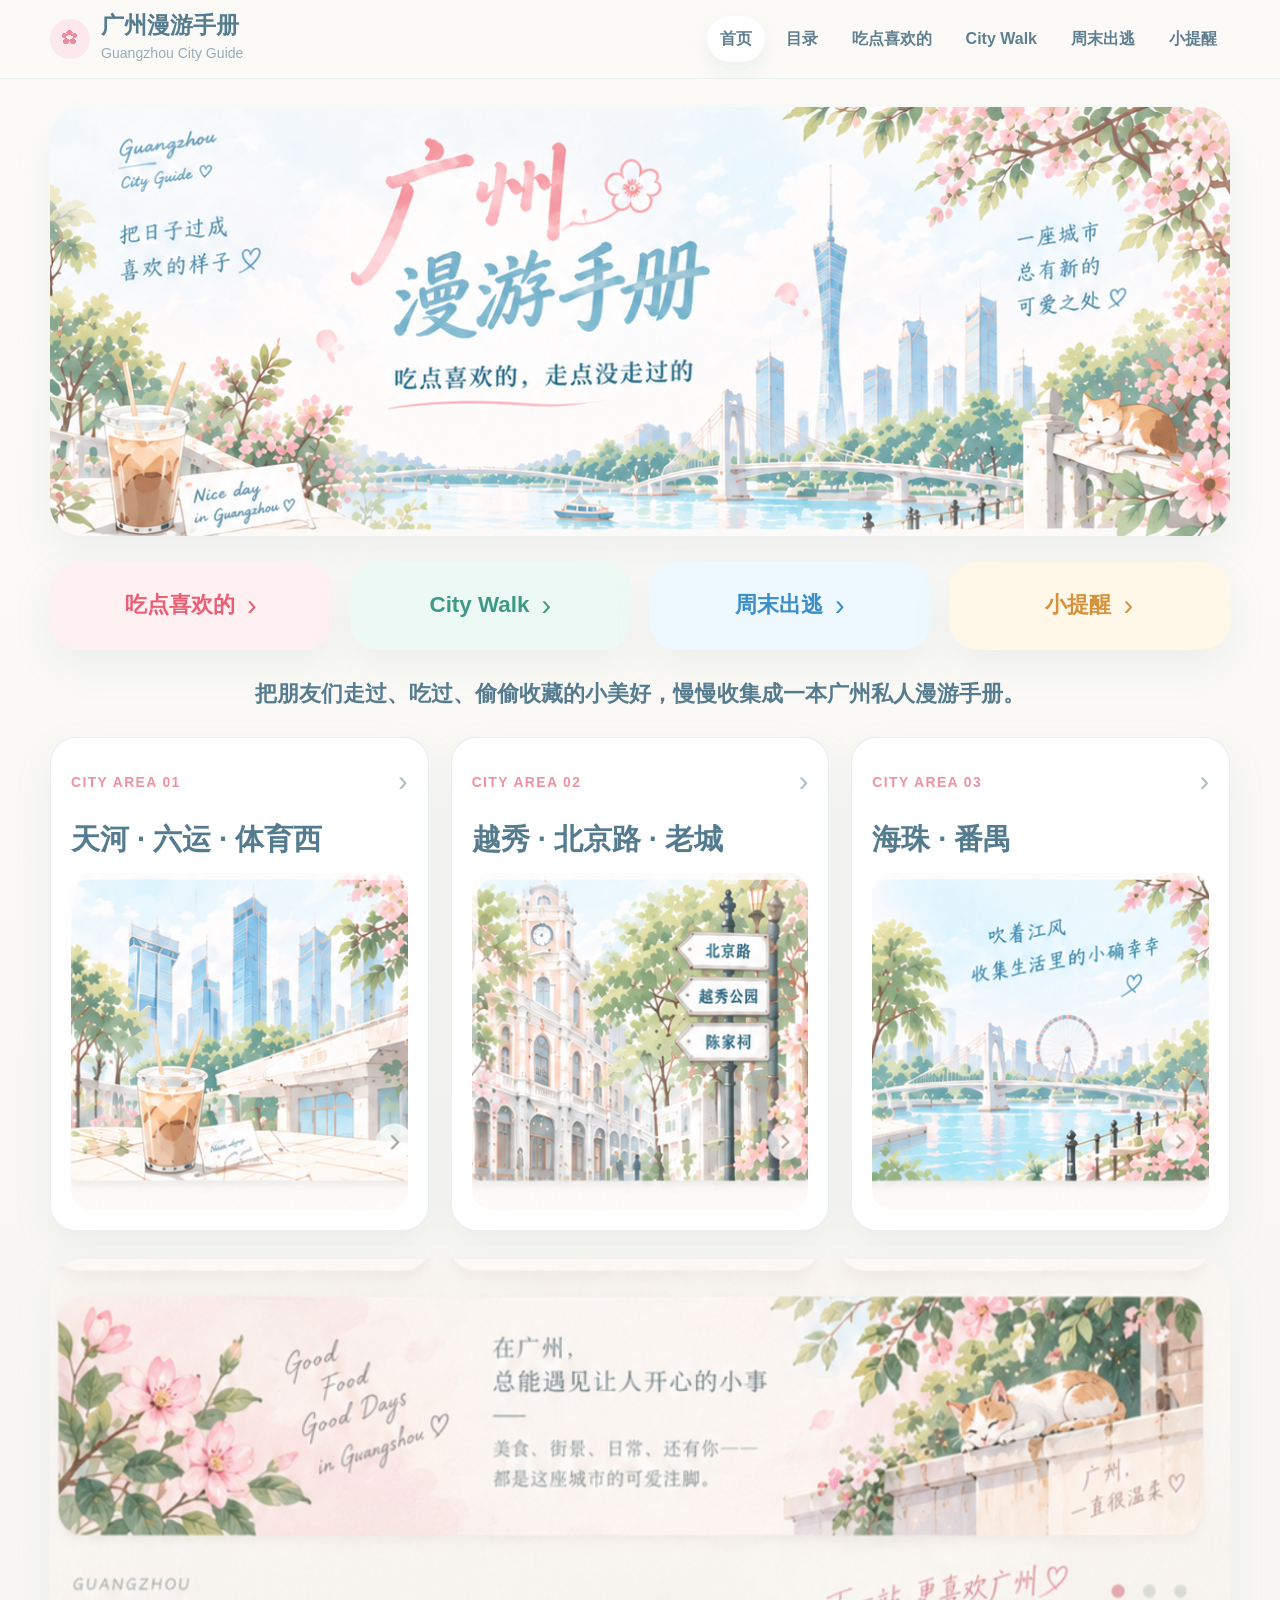
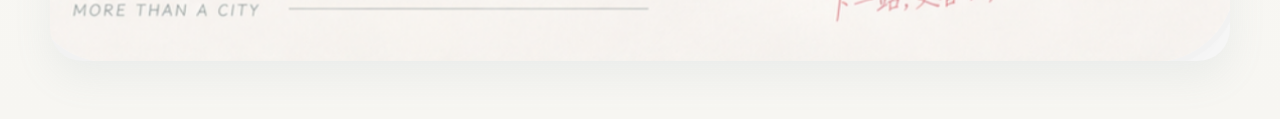
<file: index.html>
<!doctype html><html lang="zh-CN"><head>
<meta charset="UTF-8"><meta name="viewport" content="width=device-width,initial-scale=1.0">
<title>首页 · 广州漫游手册</title><link rel="stylesheet" href="assets/css/style.css"></head>
<body><header class="site-header"><div class="header-inner container">
      <a class="brand" href="index.html"><span class="brand-mark">✿</span><span><strong>广州漫游手册</strong><small>Guangzhou City Guide</small></span></a>
      <button class="nav-toggle" aria-label="切换菜单" aria-expanded="false">☰</button>
      <nav class="nav-menu"><a href="index.html" class="nav-link active">首页</a><a href="overview.html" class="nav-link">目录</a><a href="food.html" class="nav-link">吃点喜欢的</a><a href="citywalk.html" class="nav-link">City Walk</a><a href="weekend.html" class="nav-link">周末出逃</a><a href="tips.html" class="nav-link">小提醒</a></nav>
    </div></header><main class="page-main"><section class="container home-wrap"><img class="hero-image" src="assets/images/hero/home-hero.png" alt="广州漫游手册"><div class="quick-links"><a class="quick-link quick-food" href="food.html">吃点喜欢的<span>›</span></a><a class="quick-link quick-walk" href="citywalk.html">City Walk<span>›</span></a><a class="quick-link quick-weekend" href="weekend.html">周末出逃<span>›</span></a><a class="quick-link quick-tips" href="tips.html">小提醒<span>›</span></a></div><p class="intro-line">把朋友们走过、吃过、偷偷收藏的小美好，慢慢收集成一本广州私人漫游手册。</p><section class="area-grid"><a class="area-card" href="food.html#tianhe"><div class="area-card-top"><span class="eyebrow">CITY AREA 01</span><span class="arrow">›</span></div><h3>天河 · 六运 · 体育西</h3><img src="assets/images/areas/tianhe-card.png" alt="天河 · 六运 · 体育西"></a><a class="area-card" href="food.html#yuexiu"><div class="area-card-top"><span class="eyebrow">CITY AREA 02</span><span class="arrow">›</span></div><h3>越秀 · 北京路 · 老城</h3><img src="assets/images/areas/yuexiu-card.png" alt="越秀 · 北京路 · 老城"></a><a class="area-card" href="food.html#haizhu"><div class="area-card-top"><span class="eyebrow">CITY AREA 03</span><span class="arrow">›</span></div><h3>海珠 · 番禺</h3><img src="assets/images/areas/haizhu-card.png" alt="海珠 · 番禺"></a></section><img class="footer-banner" src="assets/images/hero/footer-banner.png" alt="广州漫游手册底部插图"></section></main><script src="assets/js/site.js"></script></body></html>
</file>
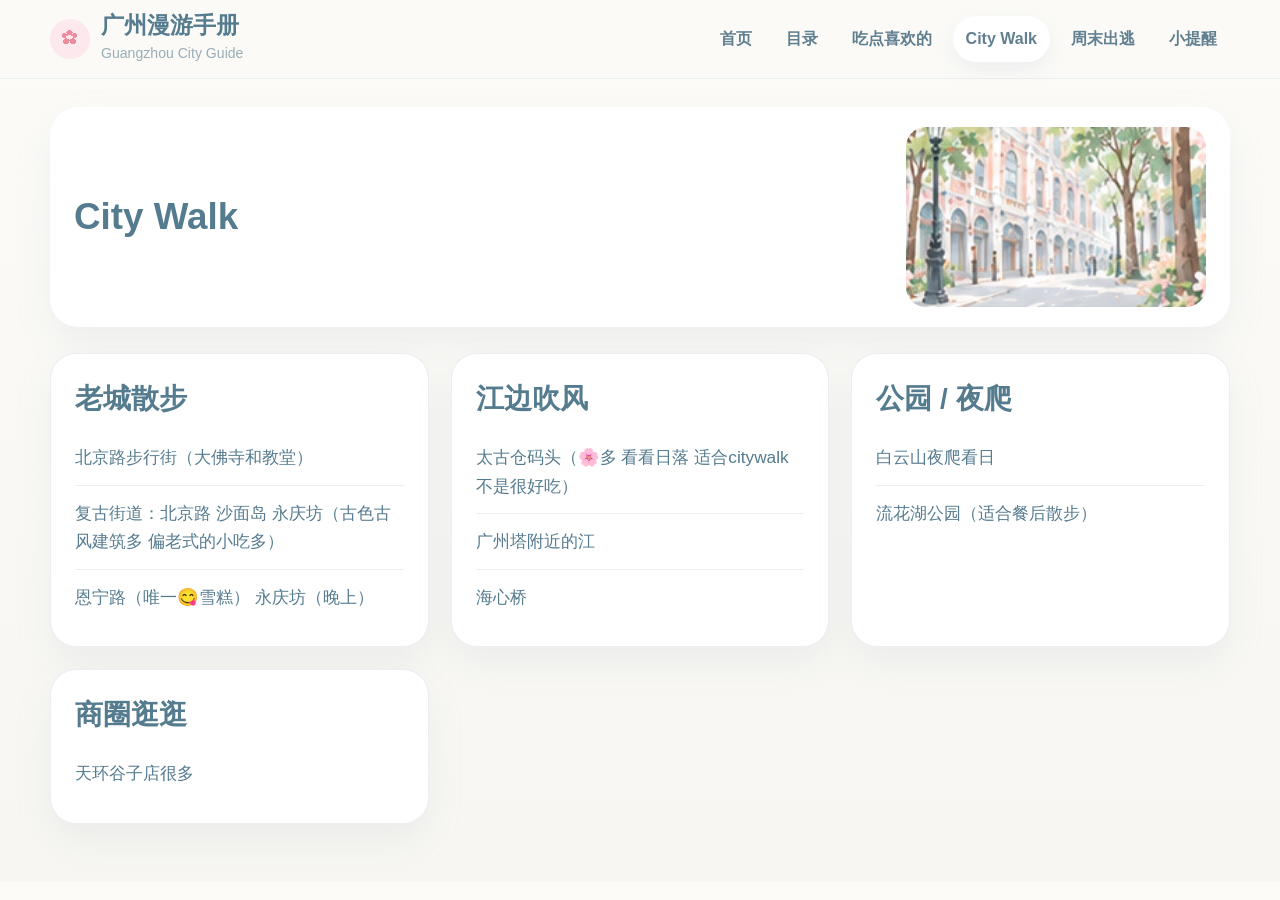
<file: citywalk.html>
<!doctype html><html lang="zh-CN"><head>
<meta charset="UTF-8"><meta name="viewport" content="width=device-width,initial-scale=1.0">
<title>City Walk · 广州漫游手册</title><link rel="stylesheet" href="assets/css/style.css"></head>
<body><header class="site-header"><div class="header-inner container">
      <a class="brand" href="index.html"><span class="brand-mark">✿</span><span><strong>广州漫游手册</strong><small>Guangzhou City Guide</small></span></a>
      <button class="nav-toggle" aria-label="切换菜单" aria-expanded="false">☰</button>
      <nav class="nav-menu"><a href="index.html" class="nav-link">首页</a><a href="overview.html" class="nav-link">目录</a><a href="food.html" class="nav-link">吃点喜欢的</a><a href="citywalk.html" class="nav-link active">City Walk</a><a href="weekend.html" class="nav-link">周末出逃</a><a href="tips.html" class="nav-link">小提醒</a></nav>
    </div></header><main class="page-main"><section class="container inner-wrap"><section class="section-title-row"><h1>City Walk</h1><img src="assets/images/sections/citywalk-side.png" alt="City Walk 插图"></section><section class="content-grid"><section class="list-card" id="oldtown"><div class="list-card-head"><h2>老城散步</h2></div><ul class="clean-list"><li>北京路步行街（大佛寺和教堂）</li><li>复古街道：北京路 沙面岛 永庆坊（古色古风建筑多 偏老式的小吃多）</li><li>恩宁路（唯一😋雪糕） 永庆坊（晚上）</li></ul></section><section class="list-card" id="river"><div class="list-card-head"><h2>江边吹风</h2></div><ul class="clean-list"><li>太古仓码头（🌸多 看看日落 适合citywalk 不是很好吃）</li><li>广州塔附近的江</li><li>海心桥</li></ul></section><section class="list-card" id="park"><div class="list-card-head"><h2>公园 / 夜爬</h2></div><ul class="clean-list"><li>白云山夜爬看日</li><li>流花湖公园（适合餐后散步）</li></ul></section><section class="list-card" id="shopping"><div class="list-card-head"><h2>商圈逛逛</h2></div><ul class="clean-list"><li>天环谷子店很多</li></ul></section></section></section></main><script src="assets/js/site.js"></script></body></html>
</file>
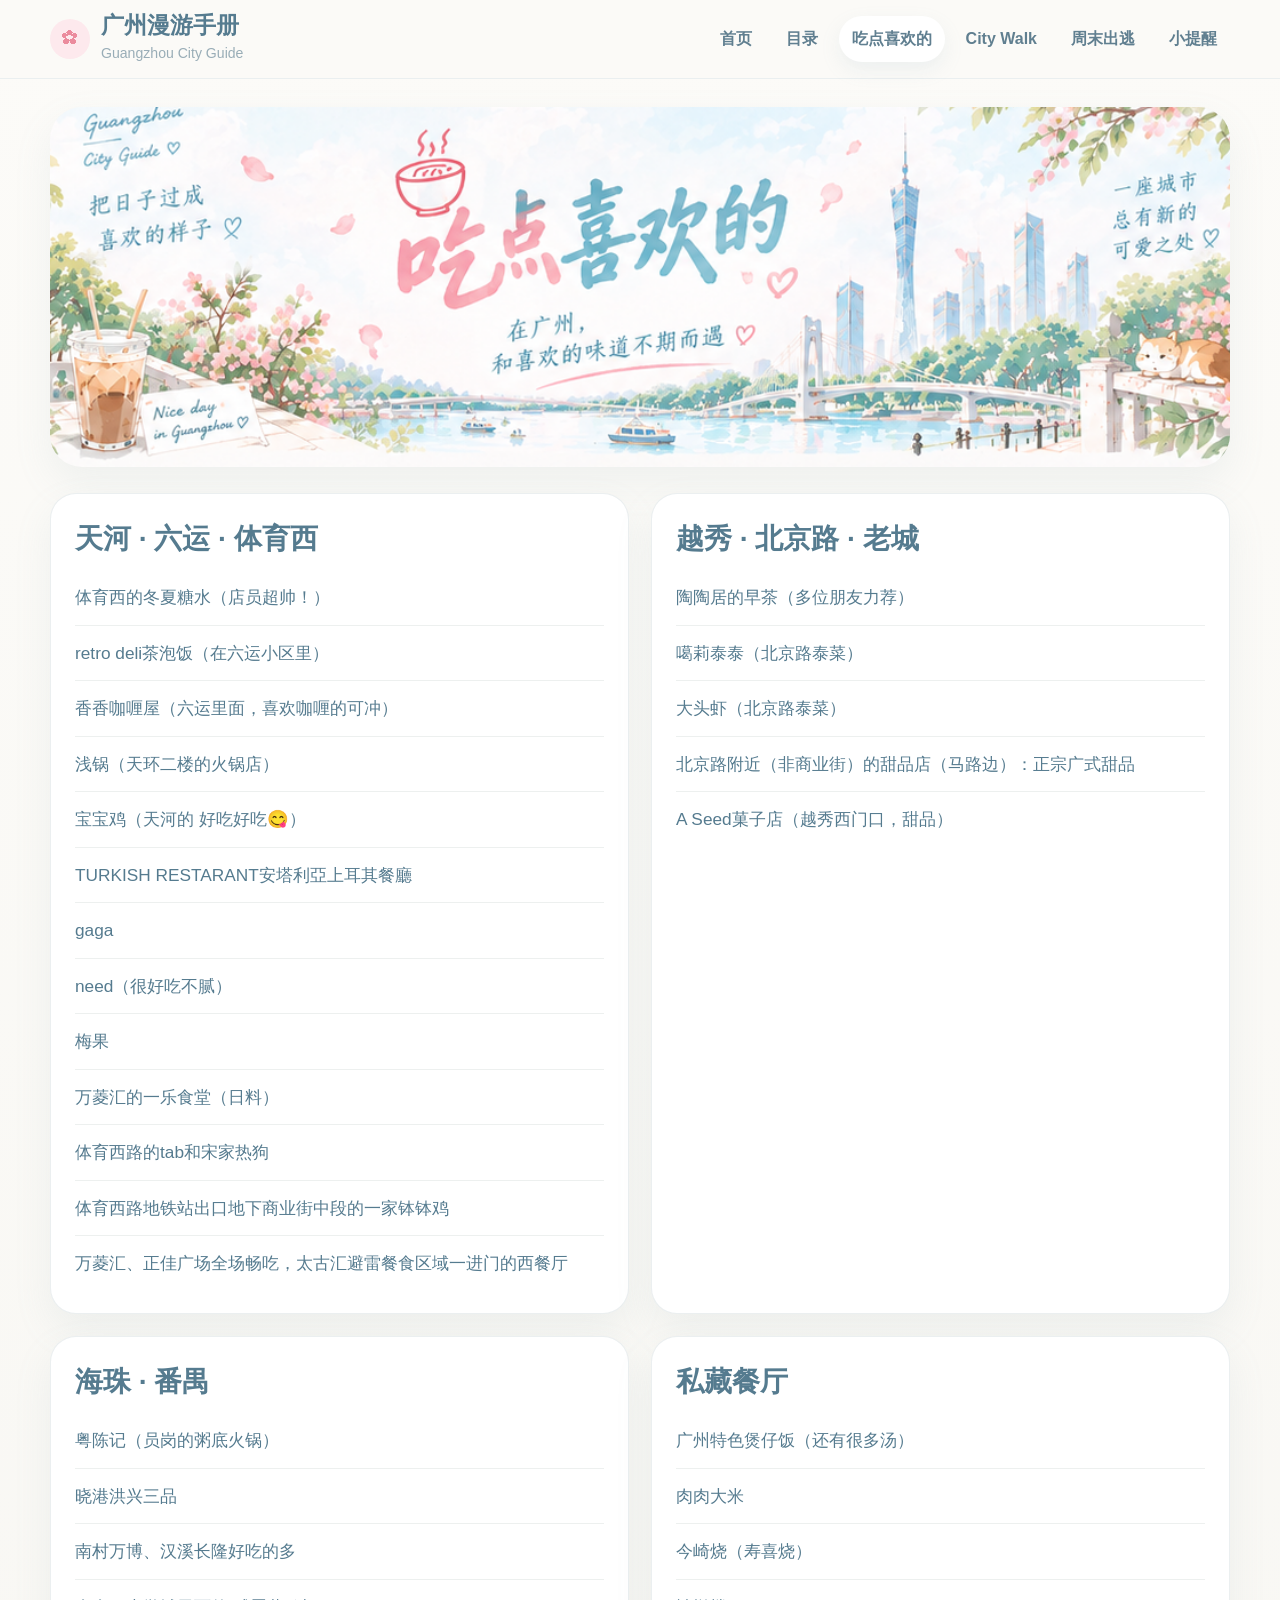
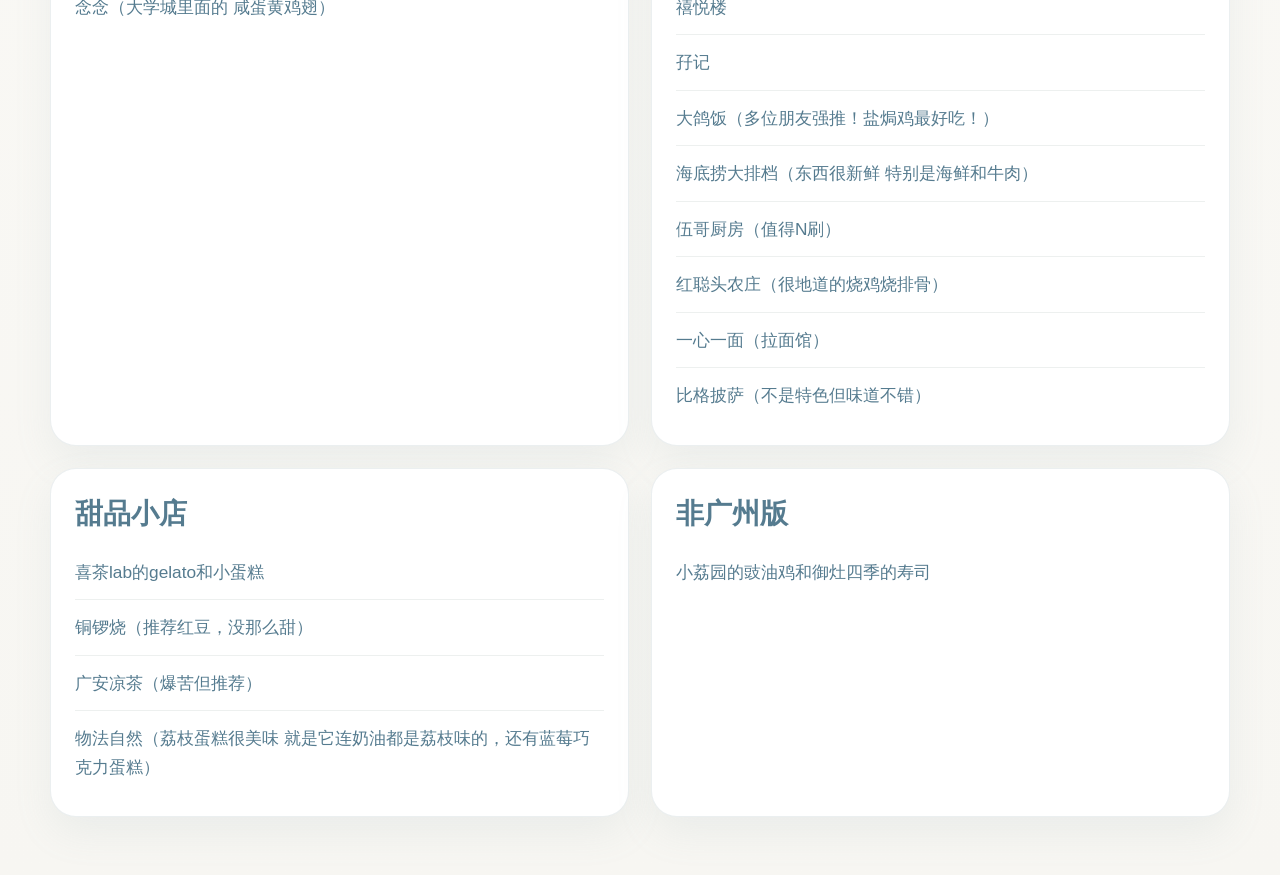
<file: food.html>
<!doctype html><html lang="zh-CN"><head>
<meta charset="UTF-8"><meta name="viewport" content="width=device-width,initial-scale=1.0">
<title>吃点喜欢的 · 广州漫游手册</title><link rel="stylesheet" href="assets/css/style.css"></head>
<body><header class="site-header"><div class="header-inner container">
      <a class="brand" href="index.html"><span class="brand-mark">✿</span><span><strong>广州漫游手册</strong><small>Guangzhou City Guide</small></span></a>
      <button class="nav-toggle" aria-label="切换菜单" aria-expanded="false">☰</button>
      <nav class="nav-menu"><a href="index.html" class="nav-link">首页</a><a href="overview.html" class="nav-link">目录</a><a href="food.html" class="nav-link active">吃点喜欢的</a><a href="citywalk.html" class="nav-link">City Walk</a><a href="weekend.html" class="nav-link">周末出逃</a><a href="tips.html" class="nav-link">小提醒</a></nav>
    </div></header><main class="page-main"><section class="container inner-wrap"><img class="hero-banner" src="assets/images/hero/food-banner.png" alt="吃点喜欢的"><section class="content-grid two-up"><section class="list-card" id="tianhe"><div class="list-card-head"><h2>天河 · 六运 · 体育西</h2></div><ul class="clean-list"><li>体育西的冬夏糖水（店员超帅！）</li><li>retro deli茶泡饭（在六运小区里）</li><li>香香咖喱屋（六运里面，喜欢咖喱的可冲）</li><li>浅锅（天环二楼的火锅店）</li><li>宝宝鸡（天河的 好吃好吃😋）</li><li>TURKISH RESTARANT安塔利亞上耳其餐廳</li><li>gaga</li><li>need（很好吃不腻）</li><li>梅果</li><li>万菱汇的一乐食堂（日料）</li><li>体育西路的tab和宋家热狗</li><li>体育西路地铁站出口地下商业街中段的一家钵钵鸡</li><li>万菱汇、正佳广场全场畅吃，太古汇避雷餐食区域一进门的西餐厅</li></ul></section><section class="list-card" id="yuexiu"><div class="list-card-head"><h2>越秀 · 北京路 · 老城</h2></div><ul class="clean-list"><li>陶陶居的早茶（多位朋友力荐）</li><li>噶莉泰泰（北京路泰菜）</li><li>大头虾（北京路泰菜）</li><li>北京路附近（非商业街）的甜品店（马路边）：正宗广式甜品</li><li>A Seed菓子店（越秀西门口，甜品）</li></ul></section><section class="list-card" id="haizhu"><div class="list-card-head"><h2>海珠 · 番禺</h2></div><ul class="clean-list"><li>粤陈记（员岗的粥底火锅）</li><li>晓港洪兴三品</li><li>南村万博、汉溪长隆好吃的多</li><li>念念（大学城里面的 咸蛋黄鸡翅）</li></ul></section><section class="list-card" id="private"><div class="list-card-head"><h2>私藏餐厅</h2></div><ul class="clean-list"><li>广州特色煲仔饭（还有很多汤）</li><li>肉肉大米</li><li>今崎烧（寿喜烧）</li><li>禧悦楼</li><li>孖记</li><li>大鸽饭（多位朋友强推！盐焗鸡最好吃！）</li><li>海底捞大排档（东西很新鲜 特别是海鲜和牛肉）</li><li>伍哥厨房（值得N刷）</li><li>红聪头农庄（很地道的烧鸡烧排骨）</li><li>一心一面（拉面馆）</li><li>比格披萨（不是特色但味道不错）</li></ul></section><section class="list-card" id="dessert"><div class="list-card-head"><h2>甜品小店</h2></div><ul class="clean-list"><li>喜茶lab的gelato和小蛋糕</li><li>铜锣烧（推荐红豆，没那么甜）</li><li>广安凉茶（爆苦但推荐）</li><li>物法自然（荔枝蛋糕很美味 就是它连奶油都是荔枝味的，还有蓝莓巧克力蛋糕）</li></ul></section><section class="list-card" id="other"><div class="list-card-head"><h2>非广州版</h2></div><ul class="clean-list"><li>小荔园的豉油鸡和御灶四季的寿司</li></ul></section></section></section></main><script src="assets/js/site.js"></script></body></html>
</file>
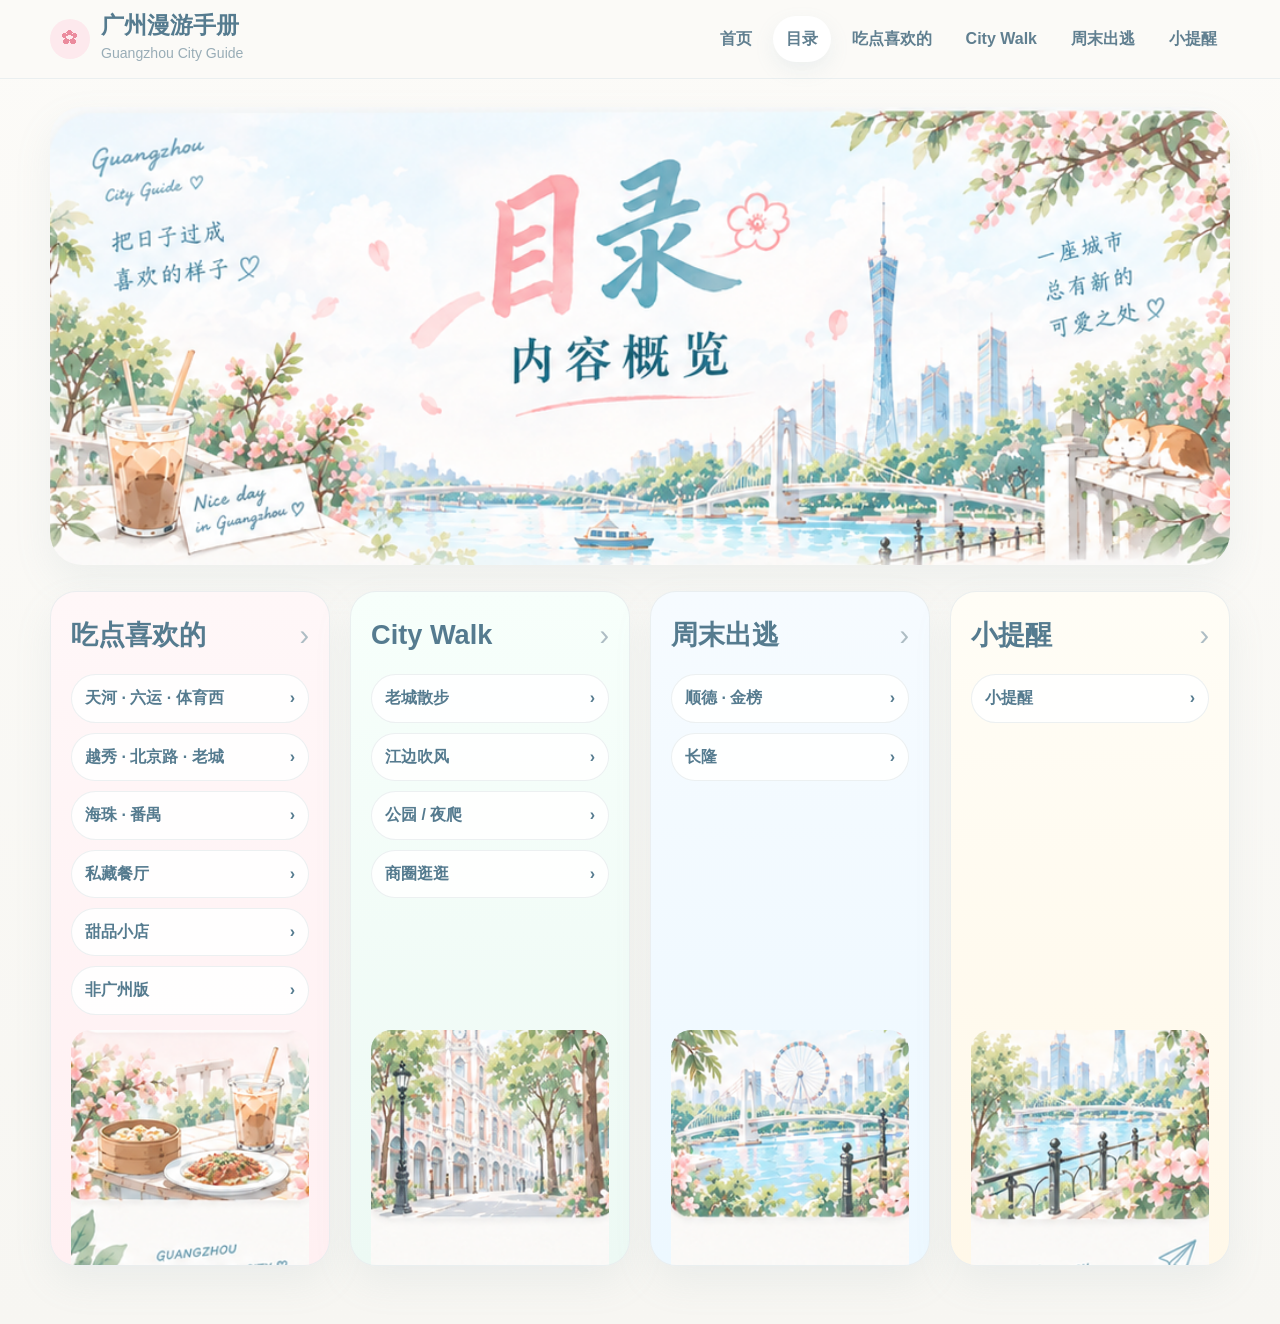
<file: overview.html>
<!doctype html><html lang="zh-CN"><head>
<meta charset="UTF-8"><meta name="viewport" content="width=device-width,initial-scale=1.0">
<title>目录 · 广州漫游手册</title><link rel="stylesheet" href="assets/css/style.css"></head>
<body><header class="site-header"><div class="header-inner container">
      <a class="brand" href="index.html"><span class="brand-mark">✿</span><span><strong>广州漫游手册</strong><small>Guangzhou City Guide</small></span></a>
      <button class="nav-toggle" aria-label="切换菜单" aria-expanded="false">☰</button>
      <nav class="nav-menu"><a href="index.html" class="nav-link">首页</a><a href="overview.html" class="nav-link active">目录</a><a href="food.html" class="nav-link">吃点喜欢的</a><a href="citywalk.html" class="nav-link">City Walk</a><a href="weekend.html" class="nav-link">周末出逃</a><a href="tips.html" class="nav-link">小提醒</a></nav>
    </div></header><main class="page-main"><section class="container overview-wrap"><img class="hero-banner" src="assets/images/hero/overview-banner.png" alt="目录 / 内容概览"><section class="overview-grid"><article class="overview-card theme-food"><a class="overview-head" href="food.html"><h2>吃点喜欢的</h2><span class="arrow">›</span></a><div class="pill-list"><a class="pill-link" href="food.html#tianhe">天河 · 六运 · 体育西<span>›</span></a><a class="pill-link" href="food.html#yuexiu">越秀 · 北京路 · 老城<span>›</span></a><a class="pill-link" href="food.html#haizhu">海珠 · 番禺<span>›</span></a><a class="pill-link" href="food.html#private">私藏餐厅<span>›</span></a><a class="pill-link" href="food.html#dessert">甜品小店<span>›</span></a><a class="pill-link" href="food.html#other">非广州版<span>›</span></a></div><a class="overview-visual" href="food.html"><img class="overview-ill" src="assets/images/cards/food-card.png" alt="吃点喜欢的"></a></article><article class="overview-card theme-walk"><a class="overview-head" href="citywalk.html"><h2>City Walk</h2><span class="arrow">›</span></a><div class="pill-list"><a class="pill-link" href="citywalk.html#oldtown">老城散步<span>›</span></a><a class="pill-link" href="citywalk.html#river">江边吹风<span>›</span></a><a class="pill-link" href="citywalk.html#park">公园 / 夜爬<span>›</span></a><a class="pill-link" href="citywalk.html#shopping">商圈逛逛<span>›</span></a></div><a class="overview-visual" href="citywalk.html"><img class="overview-ill" src="assets/images/cards/citywalk-card.png" alt="City Walk"></a></article><article class="overview-card theme-weekend"><a class="overview-head" href="weekend.html"><h2>周末出逃</h2><span class="arrow">›</span></a><div class="pill-list"><a class="pill-link" href="weekend.html#shunde">顺德 · 金榜<span>›</span></a><a class="pill-link" href="weekend.html#chimelong">长隆<span>›</span></a></div><a class="overview-visual" href="weekend.html"><img class="overview-ill" src="assets/images/cards/weekend-card.png" alt="周末出逃"></a></article><article class="overview-card theme-tips"><a class="overview-head" href="tips.html"><h2>小提醒</h2><span class="arrow">›</span></a><div class="pill-list"><a class="pill-link" href="tips.html#alerts">小提醒<span>›</span></a></div><a class="overview-visual" href="tips.html"><img class="overview-ill" src="assets/images/cards/tips-card.png" alt="小提醒"></a></article></section></section></main><script src="assets/js/site.js"></script></body></html>
</file>
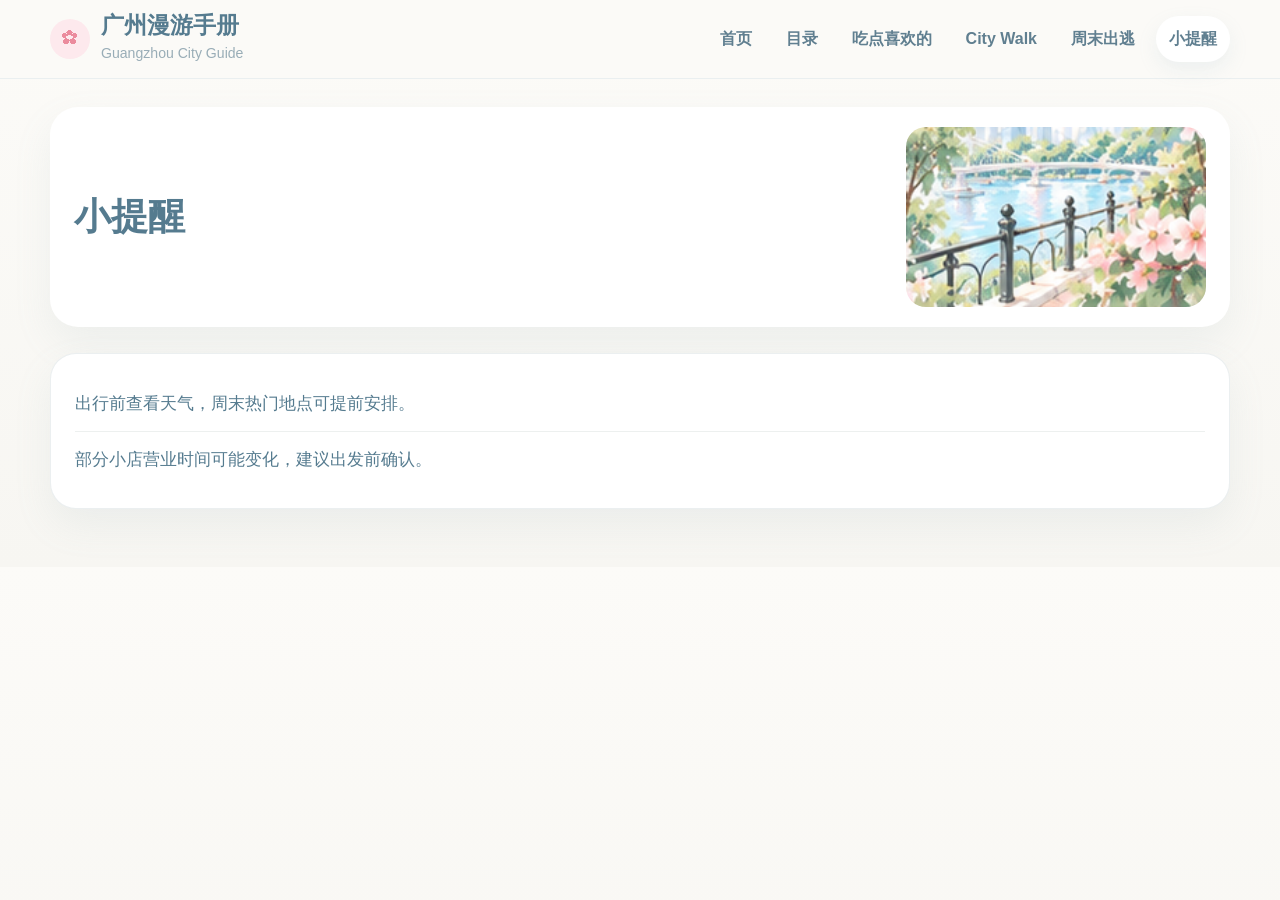
<file: tips.html>
<!doctype html><html lang="zh-CN"><head>
<meta charset="UTF-8"><meta name="viewport" content="width=device-width,initial-scale=1.0">
<title>小提醒 · 广州漫游手册</title><link rel="stylesheet" href="assets/css/style.css"></head>
<body><header class="site-header"><div class="header-inner container">
      <a class="brand" href="index.html"><span class="brand-mark">✿</span><span><strong>广州漫游手册</strong><small>Guangzhou City Guide</small></span></a>
      <button class="nav-toggle" aria-label="切换菜单" aria-expanded="false">☰</button>
      <nav class="nav-menu"><a href="index.html" class="nav-link">首页</a><a href="overview.html" class="nav-link">目录</a><a href="food.html" class="nav-link">吃点喜欢的</a><a href="citywalk.html" class="nav-link">City Walk</a><a href="weekend.html" class="nav-link">周末出逃</a><a href="tips.html" class="nav-link active">小提醒</a></nav>
    </div></header><main class="page-main"><section class="container inner-wrap"><section class="section-title-row"><h1>小提醒</h1><img src="assets/images/sections/tips-side.png" alt="小提醒 插图"></section><section class="content-grid single"><section class="list-card" id="alerts"><ul class="clean-list"><li>出行前查看天气，周末热门地点可提前安排。</li><li>部分小店营业时间可能变化，建议出发前确认。</li></ul></section></section></section></main><script src="assets/js/site.js"></script></body></html>
</file>
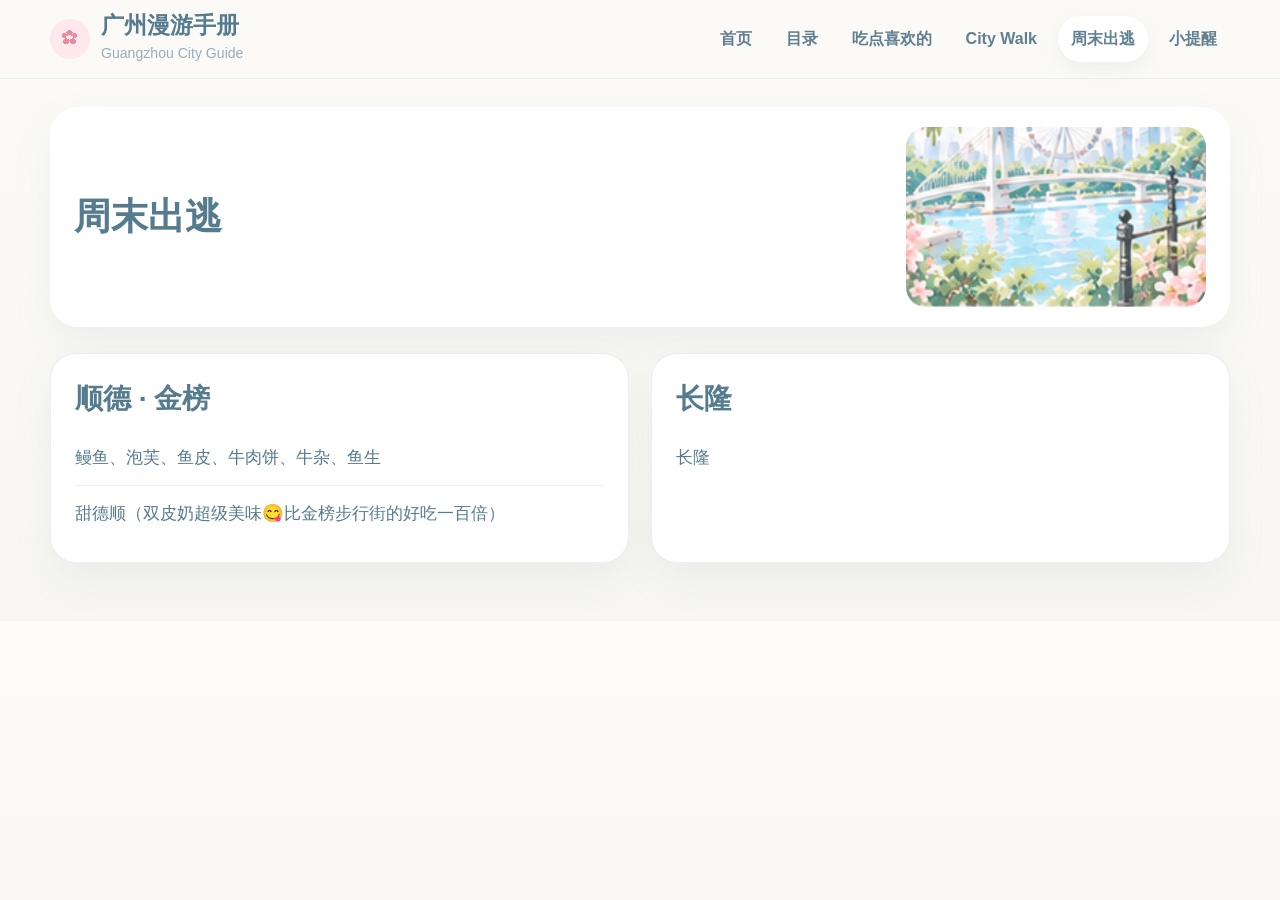
<file: weekend.html>
<!doctype html><html lang="zh-CN"><head>
<meta charset="UTF-8"><meta name="viewport" content="width=device-width,initial-scale=1.0">
<title>周末出逃 · 广州漫游手册</title><link rel="stylesheet" href="assets/css/style.css"></head>
<body><header class="site-header"><div class="header-inner container">
      <a class="brand" href="index.html"><span class="brand-mark">✿</span><span><strong>广州漫游手册</strong><small>Guangzhou City Guide</small></span></a>
      <button class="nav-toggle" aria-label="切换菜单" aria-expanded="false">☰</button>
      <nav class="nav-menu"><a href="index.html" class="nav-link">首页</a><a href="overview.html" class="nav-link">目录</a><a href="food.html" class="nav-link">吃点喜欢的</a><a href="citywalk.html" class="nav-link">City Walk</a><a href="weekend.html" class="nav-link active">周末出逃</a><a href="tips.html" class="nav-link">小提醒</a></nav>
    </div></header><main class="page-main"><section class="container inner-wrap"><section class="section-title-row"><h1>周末出逃</h1><img src="assets/images/sections/weekend-side.png" alt="周末出逃 插图"></section><section class="content-grid two-up"><section class="list-card" id="shunde"><div class="list-card-head"><h2>顺德 · 金榜</h2></div><ul class="clean-list"><li>鳗鱼、泡芙、鱼皮、牛肉饼、牛杂、鱼生</li><li>甜德顺（双皮奶超级美味😋比金榜步行街的好吃一百倍）</li></ul></section><section class="list-card" id="chimelong"><div class="list-card-head"><h2>长隆</h2></div><ul class="clean-list"><li>长隆</li></ul></section></section></section></main><script src="assets/js/site.js"></script></body></html>
</file>
<file: assets/css/style.css>
:root{--bg:#fbfaf7;--panel:#fff;--text:#557b8f;--muted:#8ca6b3;--line:#edf0ef;--shadow:0 16px 38px rgba(135,164,177,.11);--food:#fff0f2;--walk:#edf9f4;--weekend:#edf8ff;--tips:#fff8e9}
*{box-sizing:border-box}html{scroll-behavior:smooth}body{margin:0;background:linear-gradient(180deg,#fcfbf8,#f7f6f2);color:var(--text);font-family:"PingFang SC","Hiragino Sans GB","Microsoft YaHei",sans-serif;line-height:1.65}a{color:inherit;text-decoration:none}img{display:block;max-width:100%}.container{width:min(1180px,calc(100% - 32px));margin:auto}
.site-header{position:sticky;top:0;z-index:40;background:rgba(251,250,247,.93);backdrop-filter:blur(12px);border-bottom:1px solid rgba(233,238,239,.88)}.header-inner{min-height:78px;display:flex;align-items:center;justify-content:space-between;gap:20px}.brand{display:flex;align-items:center;gap:11px}.brand-mark{display:grid;place-items:center;width:40px;height:40px;border-radius:50%;background:#fde9ed;color:#eb8b9d}.brand strong{display:block;font-size:1.45rem;line-height:1.1}.brand small{display:block;color:#99adb7;font-size:.88rem;margin-top:4px}.nav-menu{display:flex;align-items:center;gap:8px}.nav-link{padding:10px 13px;border-radius:999px;font-weight:700;color:#607f90}.nav-link:hover,.nav-link.active{background:#fff;box-shadow:0 8px 20px rgba(135,164,177,.12)}.nav-toggle{display:none;border:0;background:#fff;border-radius:12px;padding:10px 12px;color:#607f90;box-shadow:var(--shadow)}
.page-main{padding:28px 0 58px}.home-wrap,.overview-wrap,.inner-wrap{display:grid;gap:26px}.hero-image,.hero-banner,.footer-banner{width:100%;border-radius:32px;background:#fff;box-shadow:var(--shadow)}
.quick-links{display:grid;grid-template-columns:repeat(4,1fr);gap:18px}.quick-link{display:flex;align-items:center;justify-content:center;gap:12px;padding:20px 16px;border-radius:28px;font-size:1.4rem;font-weight:800;box-shadow:var(--shadow);transition:.18s}.quick-link span{font-size:1.8rem;font-weight:400}.quick-link:hover,.area-card:hover,.overview-card:hover{transform:translateY(-3px)}.quick-food{background:var(--food);color:#e96076}.quick-walk{background:var(--walk);color:#3e9986}.quick-weekend{background:var(--weekend);color:#3b8ec7}.quick-tips{background:var(--tips);color:#d5913c}.intro-line{margin:0 auto;max-width:830px;text-align:center;font-size:1.35rem;font-weight:700}.area-grid{display:grid;grid-template-columns:repeat(3,1fr);gap:22px}.area-card,.overview-card,.list-card{background:#fff;border:1px solid rgba(233,238,239,.9);border-radius:26px;box-shadow:var(--shadow)}.area-card{padding:20px;display:grid;gap:10px}.area-card-top{display:flex;justify-content:space-between;align-items:center}.eyebrow{font-size:.87rem;letter-spacing:.1em;font-weight:800;color:#ef91a1}.arrow{font-size:1.8rem;color:#aebdc4}.area-card h3{margin:0;font-size:1.8rem}.area-card img{width:100%;aspect-ratio:1/1;object-fit:cover;border-radius:20px}.footer-banner{margin-top:2px}
.overview-grid{display:grid;grid-template-columns:repeat(4,1fr);gap:20px}.overview-card{padding:20px 20px 0;display:flex;flex-direction:column;gap:15px;overflow:hidden}.theme-food{background:linear-gradient(180deg,#fff7f8,var(--food))}.theme-walk{background:linear-gradient(180deg,#f7fffb,var(--walk))}.theme-weekend{background:linear-gradient(180deg,#f6fbff,var(--weekend))}.theme-tips{background:linear-gradient(180deg,#fffdf6,var(--tips))}.overview-head{display:flex;align-items:center;justify-content:space-between}.overview-head h2{margin:0;font-size:1.7rem}.pill-list{display:flex;flex-direction:column;gap:10px}.pill-link{display:flex;justify-content:space-between;align-items:center;padding:10px 13px;border-radius:999px;background:rgba(255,255,255,.86);font-weight:700;border:1px solid rgba(234,239,240,.9)}.overview-visual{margin-top:auto}.overview-ill{width:100%;height:235px;object-fit:cover;border-radius:20px 20px 0 0}
.content-grid{display:grid;grid-template-columns:repeat(3,1fr);gap:22px}.content-grid.two-up{grid-template-columns:repeat(2,1fr)}.content-grid.single{grid-template-columns:1fr}.list-card{padding:22px 24px;scroll-margin-top:100px}.list-card-head h2{margin:0 0 8px;font-size:1.75rem}.clean-list{list-style:none;margin:0;padding:0}.clean-list li{padding:13px 0;border-bottom:1px solid var(--line);font-size:1.08rem}.clean-list li:last-child{border-bottom:0}.section-title-row{display:grid;grid-template-columns:1fr 300px;align-items:center;gap:20px;background:#fff;border-radius:28px;box-shadow:var(--shadow);padding:20px 24px}.section-title-row h1{margin:0;font-size:2.3rem}.section-title-row img{width:100%;height:180px;object-fit:cover;border-radius:20px}
@media(max-width:1050px){.overview-grid{grid-template-columns:repeat(2,1fr)}.content-grid{grid-template-columns:repeat(2,1fr)}.area-card h3{font-size:1.5rem}.quick-link{font-size:1.18rem}}
@media(max-width:820px){.header-inner{min-height:70px}.nav-toggle{display:block}.nav-menu{display:none;position:absolute;top:70px;left:16px;right:16px;padding:12px;background:#fff;border-radius:18px;box-shadow:var(--shadow);flex-direction:column;align-items:stretch}.nav-menu.open{display:flex}.quick-links,.area-grid,.overview-grid,.content-grid,.content-grid.two-up,.section-title-row{grid-template-columns:1fr}.overview-card{padding-bottom:0}.section-title-row img{height:150px}.intro-line{font-size:1.12rem}}
@media(max-width:520px){.container{width:min(100% - 20px,1180px)}.page-main{padding-top:18px}.brand strong{font-size:1.12rem}.brand small{font-size:.77rem}.hero-image,.hero-banner,.footer-banner,.area-card,.overview-card,.list-card,.section-title-row{border-radius:20px}.quick-link{padding:17px 14px;font-size:1.05rem}.area-card h3,.overview-head h2,.list-card-head h2{font-size:1.3rem}.clean-list li{font-size:1rem}.overview-ill{height:200px}.section-title-row{padding:16px}.section-title-row h1{font-size:1.8rem}}
</file>
